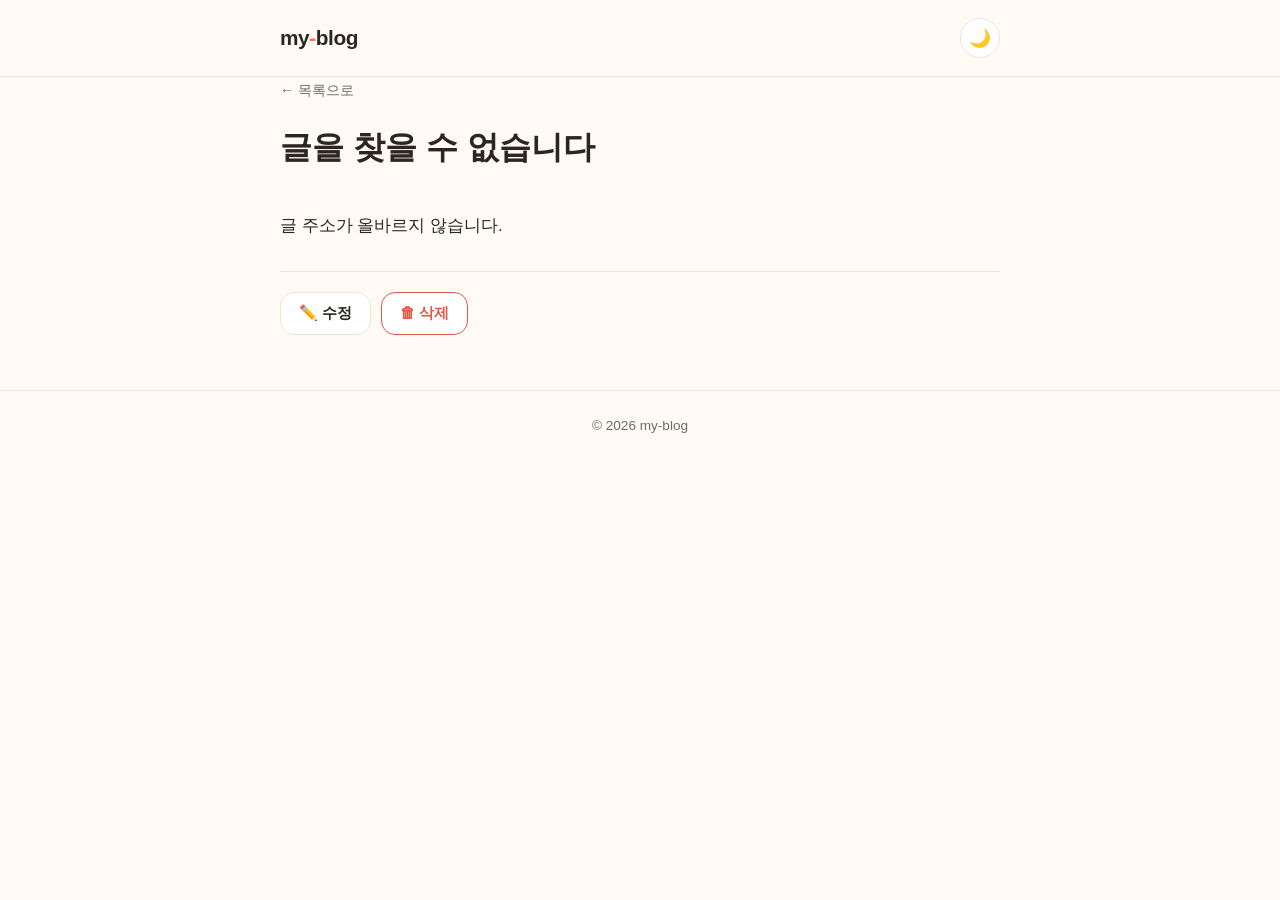
<file: post.html>
<!DOCTYPE html>
<html lang="ko">
<head>
  <meta charset="UTF-8" />
  <meta name="viewport" content="width=device-width, initial-scale=1.0" />
  <title>my-blog</title>
  <link rel="stylesheet" href="css/style.css" />
  <link rel="stylesheet" id="hljs-theme-light" href="vendor/hljs-light.min.css" />
  <link rel="stylesheet" id="hljs-theme-dark" href="vendor/hljs-dark.min.css" />
</head>
<body>
  <header class="site-header">
    <div class="container">
      <a class="site-title" href="index.html">my<span class="dot">-</span>blog</a>
      <button id="theme-toggle" class="theme-toggle" type="button" aria-label="테마 전환">🌙</button>
    </div>
  </header>

  <main class="container">
    <a class="back-link" href="index.html">← 목록으로</a>

    <article>
      <header class="post-header">
        <h1 id="post-title" class="post-card-title">불러오는 중...</h1>
        <div id="post-meta" class="post-meta"></div>
        <div id="post-tags" class="post-tags"></div>
      </header>
      <div id="post-content" class="post-content"></div>
      <div class="post-actions">
        <button id="edit-btn" type="button" class="btn btn-secondary">✏️ 수정</button>
        <button id="delete-btn" type="button" class="btn btn-danger">🗑 삭제</button>
      </div>
      <p id="action-status" class="form-status"></p>
    </article>
  </main>

  <div id="password-modal" class="modal-overlay" hidden>
    <div class="modal-box">
      <h2 class="modal-title">비밀번호 확인</h2>
      <form id="password-modal-form">
        <input
          id="password-modal-input"
          class="text-input"
          type="password"
          autocomplete="current-password"
          placeholder="비밀번호를 입력하세요"
        />
        <div class="modal-actions">
          <button type="button" id="password-modal-cancel" class="btn btn-secondary">취소</button>
          <button type="submit" id="password-modal-confirm" class="btn btn-primary">확인</button>
        </div>
      </form>
    </div>
  </div>

  <footer class="site-footer">
    <div class="container">© 2026 my-blog</div>
  </footer>

  <script src="vendor/marked.min.js"></script>
  <script src="vendor/highlight.min.js"></script>
  <script src="js/theme.js"></script>
  <script src="js/github-api.js"></script>
  <script src="js/render.js"></script>
  <script src="js/post.js"></script>
</body>
</html>
</file>
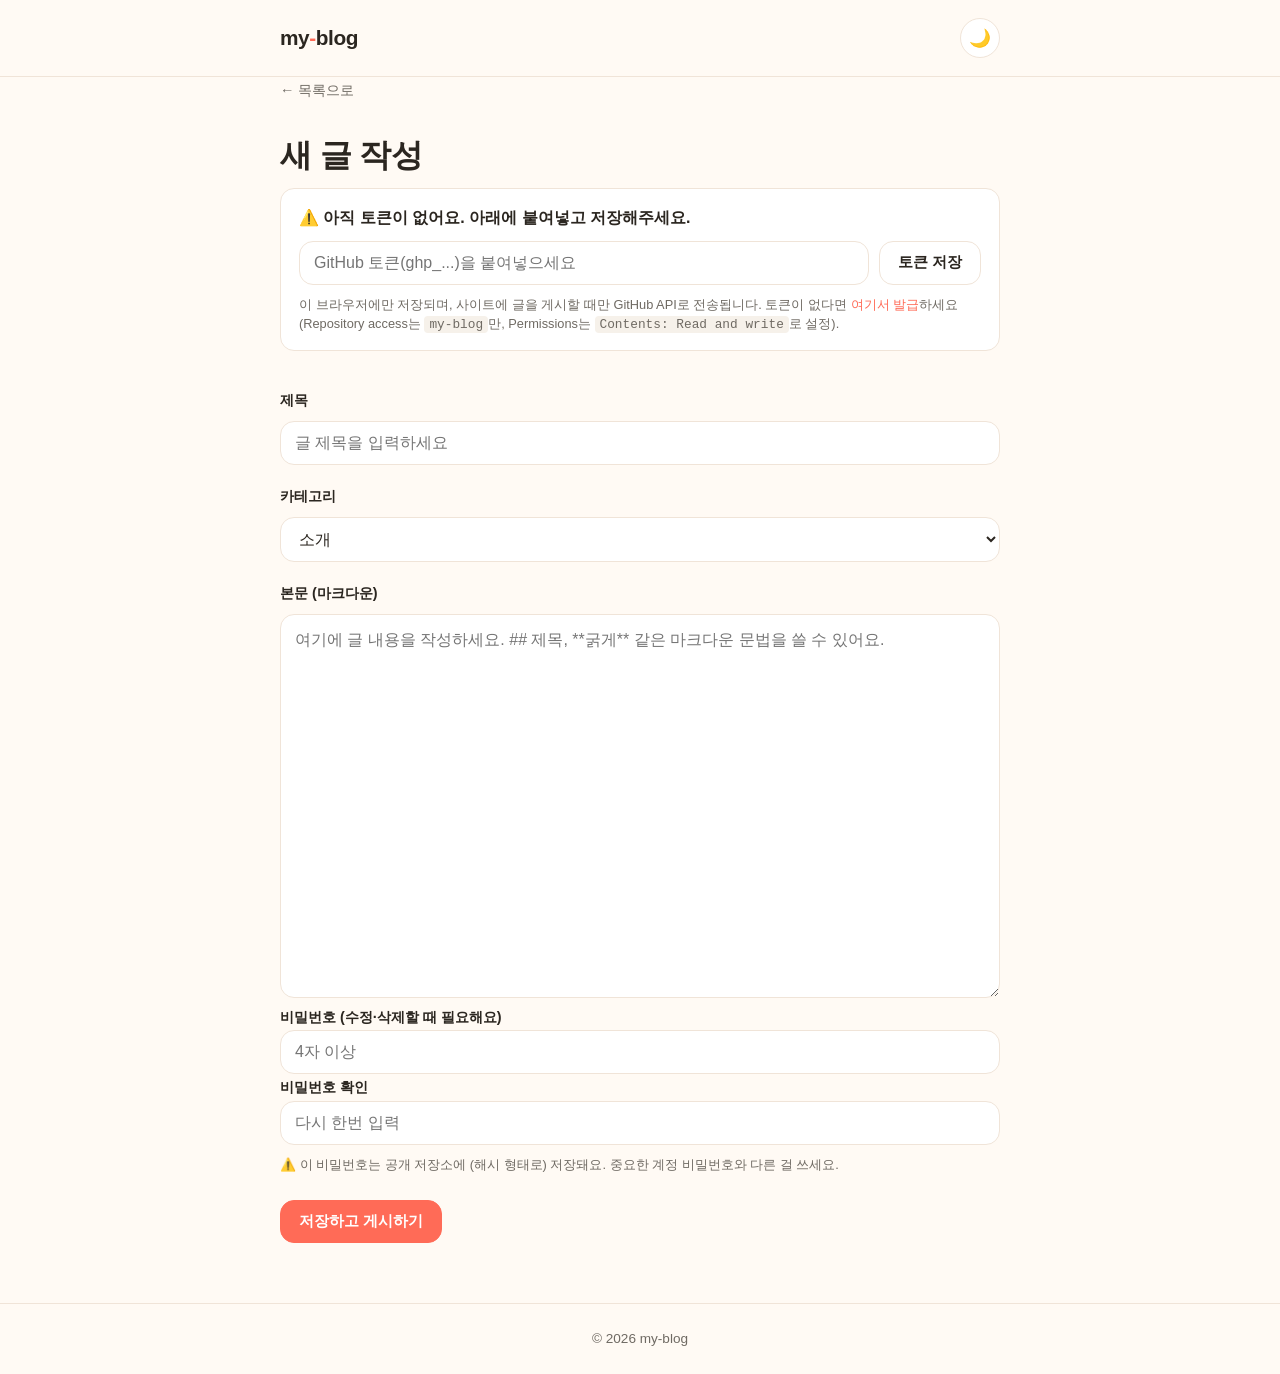
<file: write.html>
<!DOCTYPE html>
<html lang="ko">
<head>
  <meta charset="UTF-8" />
  <meta name="viewport" content="width=device-width, initial-scale=1.0" />
  <title>글 작성 - my-blog</title>
  <link rel="stylesheet" href="css/style.css" />
</head>
<body>
  <header class="site-header">
    <div class="container">
      <a class="site-title" href="index.html">my<span class="dot">-</span>blog</a>
      <button id="theme-toggle" class="theme-toggle" type="button" aria-label="테마 전환">🌙</button>
    </div>
  </header>

  <main class="container">
    <a class="back-link" href="index.html">← 목록으로</a>

    <h1 id="form-title" class="page-title">새 글 작성</h1>

    <section id="token-section" class="token-box">
      <p id="token-status" class="token-status"></p>
      <div class="token-row">
        <input
          id="token-input"
          type="password"
          class="text-input"
          placeholder="GitHub 토큰(ghp_...)을 붙여넣으세요"
          autocomplete="off"
        />
        <button id="token-save-btn" type="button" class="btn btn-secondary">토큰 저장</button>
      </div>
      <p class="help-text">
        이 브라우저에만 저장되며, 사이트에 글을 게시할 때만 GitHub API로 전송됩니다.
        토큰이 없다면 <a href="https://github.com/settings/personal-access-tokens/new" target="_blank" rel="noopener">여기서 발급</a>하세요
        (Repository access는 <code>my-blog</code>만, Permissions는 <code>Contents: Read and write</code>로 설정).
      </p>
    </section>

    <form id="post-form" class="post-form">
      <label class="field-label" for="title-input">제목</label>
      <input id="title-input" class="text-input" type="text" required placeholder="글 제목을 입력하세요" />

      <label class="field-label" for="tag-select">카테고리</label>
      <select id="tag-select" class="text-input">
        <option value="소개">소개</option>
        <option value="AI이슈">AI이슈</option>
        <option value="국내/해외증시">국내/해외증시</option>
        <option value="블로그홈페이지개발">블로그홈페이지개발</option>
      </select>

      <label class="field-label" for="body-input">본문 (마크다운)</label>
      <textarea
        id="body-input"
        class="text-input textarea-input"
        required
        rows="14"
        placeholder="여기에 글 내용을 작성하세요. ## 제목, **굵게** 같은 마크다운 문법을 쓸 수 있어요."
      ></textarea>

      <div id="password-fields">
        <label class="field-label" for="password-input">비밀번호 (수정·삭제할 때 필요해요)</label>
        <input id="password-input" class="text-input" type="password" placeholder="4자 이상" autocomplete="new-password" />
        <label class="field-label" for="password-confirm-input">비밀번호 확인</label>
        <input id="password-confirm-input" class="text-input" type="password" placeholder="다시 한번 입력" autocomplete="new-password" />
        <p class="help-text">⚠️ 이 비밀번호는 공개 저장소에 (해시 형태로) 저장돼요. 중요한 계정 비밀번호와 다른 걸 쓰세요.</p>
      </div>

      <button id="submit-btn" type="submit" class="btn btn-primary">저장하고 게시하기</button>
      <p id="form-status" class="form-status"></p>
    </form>
  </main>

  <footer class="site-footer">
    <div class="container">© 2026 my-blog</div>
  </footer>

  <script src="js/theme.js"></script>
  <script src="js/github-api.js"></script>
  <script src="js/render.js"></script>
  <script src="js/write.js"></script>
</body>
</html>
</file>
<file: css/style.css>
/* ===== Theme tokens ===== */
:root {
  --bg: #fffaf4;
  --surface: #ffffff;
  --surface-hover: #fff3ea;
  --text: #2b2620;
  --text-muted: #6f6a63;
  --border: #f0e4d8;
  --accent: #ff6b57;
  --accent-2: #12b8a6;
  --accent-contrast: #ffffff;
  --shadow: 0 6px 20px rgba(43, 38, 32, 0.08);
  --radius: 14px;
  --code-bg: #f6f1ea;
  --tag-bg: #ffe8df;
  --tag-text: #c73f2b;
}

@media (prefers-color-scheme: dark) {
  :root {
    --bg: #15171c;
    --surface: #1d2027;
    --surface-hover: #262a33;
    --text: #eee9e2;
    --text-muted: #a19c93;
    --border: #2c303a;
    --accent: #ff8a75;
    --accent-2: #35d6c2;
    --accent-contrast: #15171c;
    --shadow: 0 6px 24px rgba(0, 0, 0, 0.4);
    --code-bg: #12141a;
    --tag-bg: #3a2620;
    --tag-text: #ffb199;
  }
}

/* Manual toggle wins over system preference */
:root[data-theme="light"] {
  --bg: #fffaf4;
  --surface: #ffffff;
  --surface-hover: #fff3ea;
  --text: #2b2620;
  --text-muted: #6f6a63;
  --border: #f0e4d8;
  --accent: #ff6b57;
  --accent-2: #12b8a6;
  --accent-contrast: #ffffff;
  --shadow: 0 6px 20px rgba(43, 38, 32, 0.08);
  --code-bg: #f6f1ea;
  --tag-bg: #ffe8df;
  --tag-text: #c73f2b;
}

:root[data-theme="dark"] {
  --bg: #15171c;
  --surface: #1d2027;
  --surface-hover: #262a33;
  --text: #eee9e2;
  --text-muted: #a19c93;
  --border: #2c303a;
  --accent: #ff8a75;
  --accent-2: #35d6c2;
  --accent-contrast: #15171c;
  --shadow: 0 6px 24px rgba(0, 0, 0, 0.4);
  --code-bg: #12141a;
  --tag-bg: #3a2620;
  --tag-text: #ffb199;
}

/* ===== Reset ===== */
* {
  box-sizing: border-box;
}

html {
  color-scheme: light dark;
}

body {
  margin: 0;
  background: var(--bg);
  color: var(--text);
  font-family: -apple-system, BlinkMacSystemFont, "Segoe UI", Roboto,
    "Apple SD Gothic Neo", "Noto Sans KR", "Malgun Gothic", sans-serif;
  line-height: 1.65;
  -webkit-font-smoothing: antialiased;
  transition: background-color 0.2s ease, color 0.2s ease;
}

a {
  color: var(--accent);
  text-decoration: none;
}

a:hover {
  text-decoration: underline;
}

img {
  max-width: 100%;
  border-radius: var(--radius);
}

/* ===== Layout ===== */
.container {
  max-width: 760px;
  margin: 0 auto;
  padding: 0 20px;
}

.site-header {
  border-bottom: 1px solid var(--border);
  padding: 18px 0;
  position: sticky;
  top: 0;
  background: var(--bg);
  z-index: 10;
}

.site-header .container {
  display: flex;
  align-items: center;
  justify-content: space-between;
  gap: 12px;
}

.site-title {
  font-size: 1.3rem;
  font-weight: 800;
  color: var(--text);
  letter-spacing: -0.02em;
}

.site-title:hover {
  text-decoration: none;
  opacity: 0.85;
}

.site-title .dot {
  color: var(--accent);
}

.theme-toggle {
  border: 1px solid var(--border);
  background: var(--surface);
  color: var(--text);
  border-radius: 999px;
  width: 40px;
  height: 40px;
  font-size: 1.1rem;
  cursor: pointer;
  display: flex;
  align-items: center;
  justify-content: center;
  flex-shrink: 0;
  transition: background-color 0.15s ease, transform 0.15s ease;
}

.theme-toggle:hover {
  background: var(--surface-hover);
  transform: translateY(-1px);
}

main {
  padding: 32px 0 64px;
}

.page-title {
  font-size: 2rem;
  margin: 8px 0 6px;
  letter-spacing: -0.02em;
}

.page-subtitle {
  color: var(--text-muted);
  margin: 0 0 28px;
}

/* ===== Controls (search + tags) ===== */
.controls {
  display: flex;
  flex-direction: column;
  gap: 14px;
  margin-bottom: 30px;
}

.search-input {
  width: 100%;
  padding: 12px 16px;
  border-radius: var(--radius);
  border: 1px solid var(--border);
  background: var(--surface);
  color: var(--text);
  font-size: 1rem;
}

.search-input:focus {
  outline: 2px solid var(--accent);
  outline-offset: 1px;
}

.tag-filters {
  display: flex;
  flex-wrap: wrap;
  gap: 8px;
}

.tag-pill {
  border: 1px solid var(--border);
  background: var(--surface);
  color: var(--text-muted);
  border-radius: 999px;
  padding: 6px 14px;
  font-size: 0.85rem;
  cursor: pointer;
  transition: all 0.15s ease;
}

.tag-pill:hover {
  background: var(--surface-hover);
}

.tag-pill.active {
  background: var(--accent);
  border-color: var(--accent);
  color: var(--accent-contrast);
  font-weight: 600;
}

/* ===== Post list ===== */
.post-list {
  display: flex;
  flex-direction: column;
  gap: 16px;
  list-style: none;
  margin: 0;
  padding: 0;
}

.post-card {
  background: var(--surface);
  border: 1px solid var(--border);
  border-radius: var(--radius);
  padding: 20px 22px;
  box-shadow: var(--shadow);
  transition: transform 0.15s ease, border-color 0.15s ease;
}

.post-card:hover {
  transform: translateY(-2px);
  border-color: var(--accent);
}

.post-card a.post-card-link {
  color: var(--text);
  text-decoration: none;
}

.post-card-title {
  font-size: 1.25rem;
  font-weight: 700;
  margin: 0 0 6px;
}

.post-meta {
  color: var(--text-muted);
  font-size: 0.85rem;
  margin-bottom: 10px;
}

.post-excerpt {
  color: var(--text-muted);
  margin: 0 0 12px;
}

.post-tags {
  display: flex;
  flex-wrap: wrap;
  gap: 6px;
}

.tag-badge {
  background: var(--tag-bg);
  color: var(--tag-text);
  border-radius: 999px;
  padding: 3px 10px;
  font-size: 0.75rem;
  font-weight: 600;
}

.empty-state {
  color: var(--text-muted);
  text-align: center;
  padding: 40px 0;
}

/* ===== Single post ===== */
.post-header {
  margin-bottom: 28px;
}

.back-link {
  display: inline-block;
  margin-bottom: 18px;
  font-size: 0.9rem;
  color: var(--text-muted);
}

.post-header .post-card-title {
  font-size: 2rem;
  margin-bottom: 10px;
}

.post-content {
  font-size: 1.05rem;
}

.post-content h1,
.post-content h2,
.post-content h3 {
  letter-spacing: -0.01em;
  margin-top: 2em;
}

.post-content p {
  margin: 1.1em 0;
}

.post-content blockquote {
  margin: 1.4em 0;
  padding: 4px 20px;
  border-left: 4px solid var(--accent-2);
  background: var(--surface);
  border-radius: 0 var(--radius) var(--radius) 0;
  color: var(--text-muted);
}

.post-content code {
  background: var(--code-bg);
  padding: 2px 6px;
  border-radius: 6px;
  font-size: 0.9em;
}

.post-content pre {
  background: var(--code-bg);
  border-radius: var(--radius);
  padding: 16px;
  overflow-x: auto;
  border: 1px solid var(--border);
}

.post-content pre code {
  background: none;
  padding: 0;
}

.post-content ul,
.post-content ol {
  padding-left: 1.4em;
}

.post-content hr {
  border: none;
  border-top: 1px solid var(--border);
  margin: 2.5em 0;
}

/* ===== Footer ===== */
.site-footer {
  border-top: 1px solid var(--border);
  color: var(--text-muted);
  font-size: 0.85rem;
  text-align: center;
  padding: 24px 0;
}

/* ===== Buttons ===== */
.btn {
  display: inline-flex;
  align-items: center;
  gap: 6px;
  border: 1px solid var(--border);
  border-radius: var(--radius);
  padding: 10px 18px;
  font-size: 0.95rem;
  font-weight: 600;
  cursor: pointer;
  text-decoration: none;
  transition: transform 0.15s ease, opacity 0.15s ease;
}

.btn:hover {
  text-decoration: none;
  transform: translateY(-1px);
}

.btn:disabled {
  cursor: not-allowed;
  opacity: 0.6;
  transform: none;
}

.btn-primary {
  background: var(--accent);
  border-color: var(--accent);
  color: var(--accent-contrast);
}

.btn-secondary {
  background: var(--surface);
  color: var(--text);
}

.btn-danger {
  background: var(--surface);
  border-color: #e05a4a;
  color: #e05a4a;
}

.btn-danger:hover {
  background: #e05a4a;
  color: #fff;
}

/* ===== Post list header with "new post" button ===== */
.page-title-row {
  display: flex;
  align-items: flex-start;
  justify-content: space-between;
  gap: 12px;
  flex-wrap: wrap;
}

.new-post-btn {
  flex-shrink: 0;
  white-space: nowrap;
}

/* ===== Post detail actions (edit/delete) ===== */
.post-actions {
  display: flex;
  gap: 10px;
  margin-top: 32px;
  padding-top: 20px;
  border-top: 1px solid var(--border);
}

/* ===== Write/edit form ===== */
.token-box {
  background: var(--surface);
  border: 1px solid var(--border);
  border-radius: var(--radius);
  padding: 16px 18px;
  margin-bottom: 24px;
}

.token-status {
  margin: 0 0 10px;
  font-weight: 600;
}

.token-row {
  display: flex;
  flex-direction: column;
  gap: 10px;
}

.help-text {
  color: var(--text-muted);
  font-size: 0.8rem;
  margin: 10px 0 0;
  line-height: 1.5;
}

.help-text code {
  background: var(--code-bg);
  padding: 1px 5px;
  border-radius: 4px;
}

.post-form {
  display: flex;
  flex-direction: column;
  gap: 6px;
}

.field-label {
  font-weight: 600;
  font-size: 0.9rem;
  margin: 14px 0 2px;
}

.text-input {
  width: 100%;
  padding: 12px 14px;
  border-radius: var(--radius);
  border: 1px solid var(--border);
  background: var(--surface);
  color: var(--text);
  font-size: 1rem;
  font-family: inherit;
}

.text-input:focus {
  outline: 2px solid var(--accent);
  outline-offset: 1px;
}

.textarea-input {
  resize: vertical;
  line-height: 1.6;
}

.post-form .btn-primary {
  margin-top: 20px;
  align-self: flex-start;
}

.form-status {
  color: var(--accent-2);
  font-weight: 600;
  min-height: 1.4em;
}

/* ===== Password modal ===== */
.modal-overlay {
  position: fixed;
  inset: 0;
  background: rgba(0, 0, 0, 0.45);
  display: flex;
  align-items: center;
  justify-content: center;
  padding: 20px;
  z-index: 100;
}

.modal-overlay[hidden] {
  display: none;
}

.modal-box {
  background: var(--surface);
  border: 1px solid var(--border);
  border-radius: var(--radius);
  box-shadow: var(--shadow);
  padding: 24px;
  width: 100%;
  max-width: 360px;
}

.modal-title {
  margin: 0 0 14px;
  font-size: 1.15rem;
}

.modal-actions {
  display: flex;
  justify-content: flex-end;
  gap: 10px;
  margin-top: 16px;
}

/* ===== Responsive ===== */
@media (min-width: 640px) {
  .controls {
    flex-direction: row;
    align-items: center;
  }

  .search-input {
    max-width: 280px;
  }

  .token-row {
    flex-direction: row;
  }

  .token-row .text-input {
    flex: 1;
  }
}

@media (max-width: 480px) {
  .page-title {
    font-size: 1.6rem;
  }

  .post-header .post-card-title {
    font-size: 1.5rem;
  }

  .post-card {
    padding: 16px;
  }
}
</file>
<file: vendor/hljs-light.min.css>
pre code.hljs{display:block;overflow-x:auto;padding:1em}code.hljs{padding:3px 5px}/*!
  Theme: GitHub
  Description: Light theme as seen on github.com
  Author: github.com
  Maintainer: @Hirse
  Updated: 2021-05-15

  Outdated base version: https://github.com/primer/github-syntax-light
  Current colors taken from GitHub's CSS
*/.hljs{color:#24292e;background:#fff}.hljs-doctag,.hljs-keyword,.hljs-meta .hljs-keyword,.hljs-template-tag,.hljs-template-variable,.hljs-type,.hljs-variable.language_{color:#d73a49}.hljs-title,.hljs-title.class_,.hljs-title.class_.inherited__,.hljs-title.function_{color:#6f42c1}.hljs-attr,.hljs-attribute,.hljs-literal,.hljs-meta,.hljs-number,.hljs-operator,.hljs-selector-attr,.hljs-selector-class,.hljs-selector-id,.hljs-variable{color:#005cc5}.hljs-meta .hljs-string,.hljs-regexp,.hljs-string{color:#032f62}.hljs-built_in,.hljs-symbol{color:#e36209}.hljs-code,.hljs-comment,.hljs-formula{color:#6a737d}.hljs-name,.hljs-quote,.hljs-selector-pseudo,.hljs-selector-tag{color:#22863a}.hljs-subst{color:#24292e}.hljs-section{color:#005cc5;font-weight:700}.hljs-bullet{color:#735c0f}.hljs-emphasis{color:#24292e;font-style:italic}.hljs-strong{color:#24292e;font-weight:700}.hljs-addition{color:#22863a;background-color:#f0fff4}.hljs-deletion{color:#b31d28;background-color:#ffeef0}
</file>
<file: vendor/hljs-dark.min.css>
pre code.hljs{display:block;overflow-x:auto;padding:1em}code.hljs{padding:3px 5px}/*!
  Theme: GitHub Dark
  Description: Dark theme as seen on github.com
  Author: github.com
  Maintainer: @Hirse
  Updated: 2021-05-15

  Outdated base version: https://github.com/primer/github-syntax-dark
  Current colors taken from GitHub's CSS
*/.hljs{color:#c9d1d9;background:#0d1117}.hljs-doctag,.hljs-keyword,.hljs-meta .hljs-keyword,.hljs-template-tag,.hljs-template-variable,.hljs-type,.hljs-variable.language_{color:#ff7b72}.hljs-title,.hljs-title.class_,.hljs-title.class_.inherited__,.hljs-title.function_{color:#d2a8ff}.hljs-attr,.hljs-attribute,.hljs-literal,.hljs-meta,.hljs-number,.hljs-operator,.hljs-selector-attr,.hljs-selector-class,.hljs-selector-id,.hljs-variable{color:#79c0ff}.hljs-meta .hljs-string,.hljs-regexp,.hljs-string{color:#a5d6ff}.hljs-built_in,.hljs-symbol{color:#ffa657}.hljs-code,.hljs-comment,.hljs-formula{color:#8b949e}.hljs-name,.hljs-quote,.hljs-selector-pseudo,.hljs-selector-tag{color:#7ee787}.hljs-subst{color:#c9d1d9}.hljs-section{color:#1f6feb;font-weight:700}.hljs-bullet{color:#f2cc60}.hljs-emphasis{color:#c9d1d9;font-style:italic}.hljs-strong{color:#c9d1d9;font-weight:700}.hljs-addition{color:#aff5b4;background-color:#033a16}.hljs-deletion{color:#ffdcd7;background-color:#67060c}
</file>
